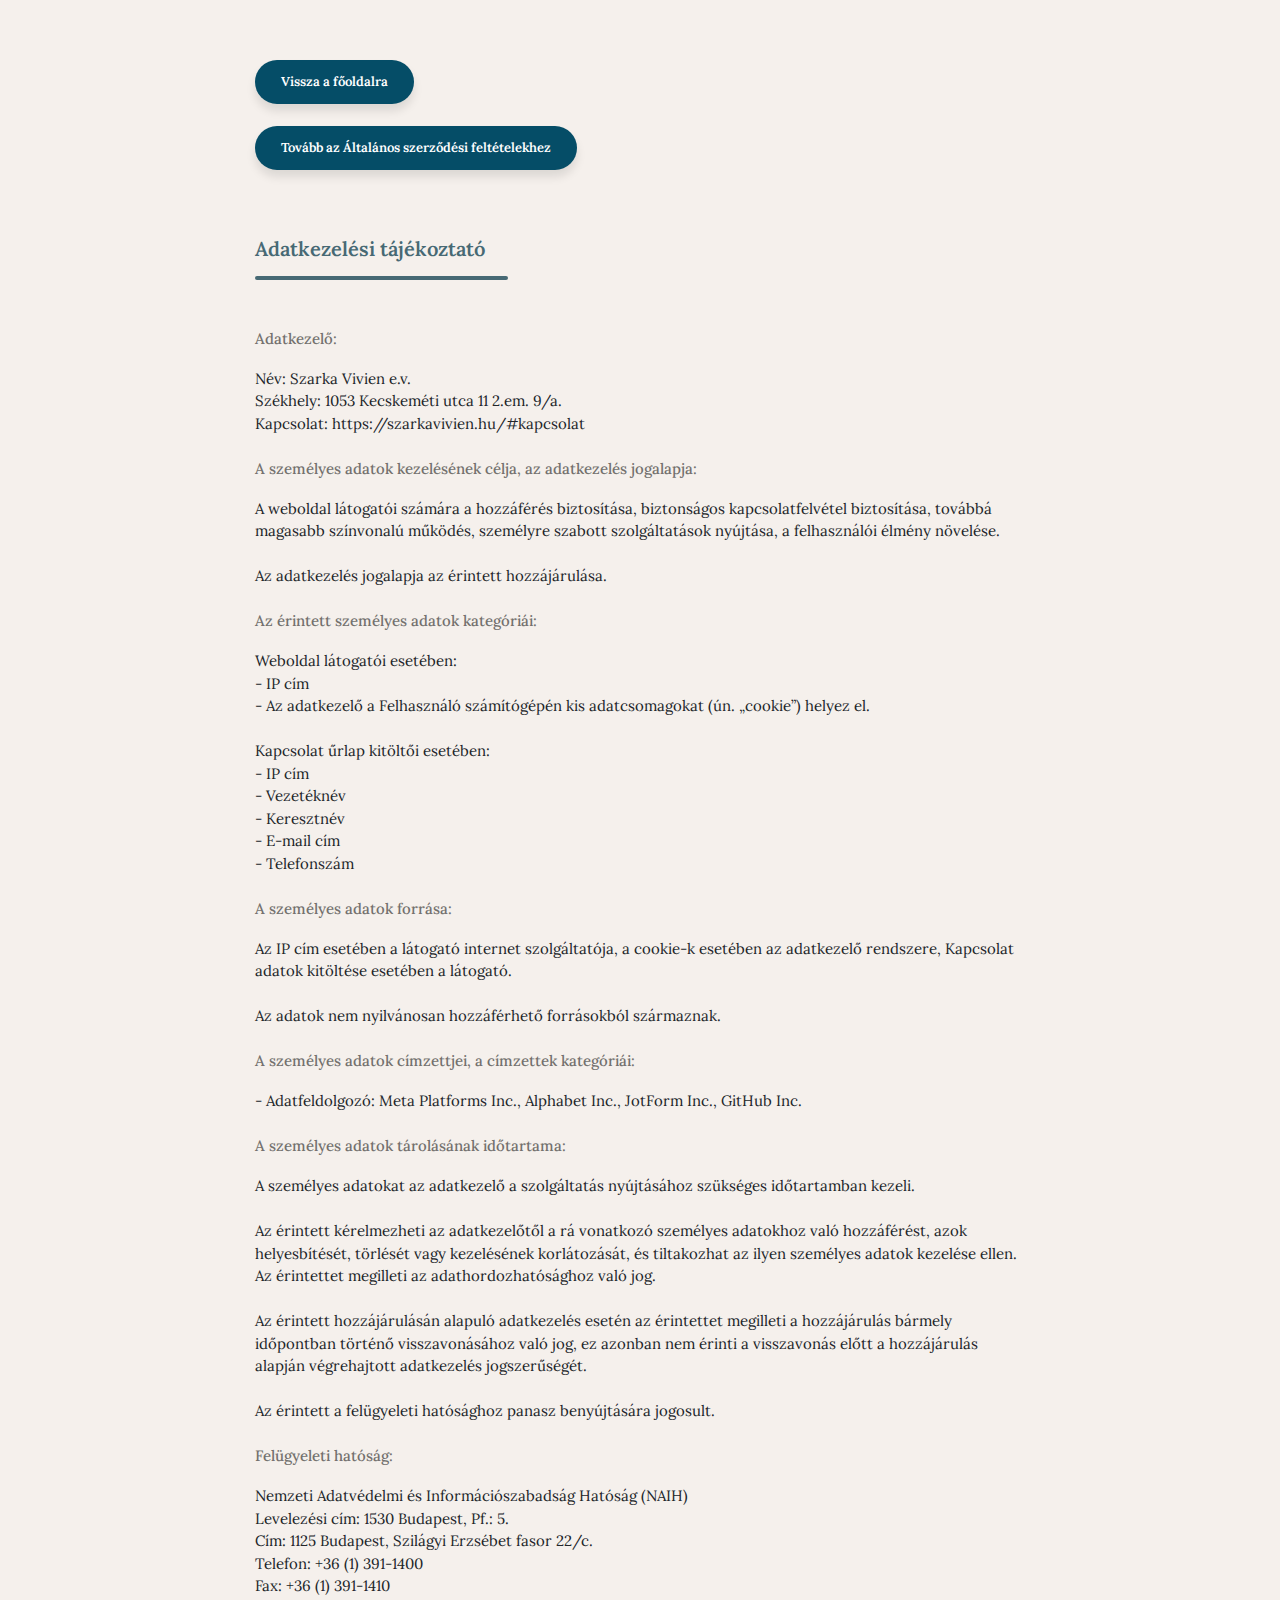
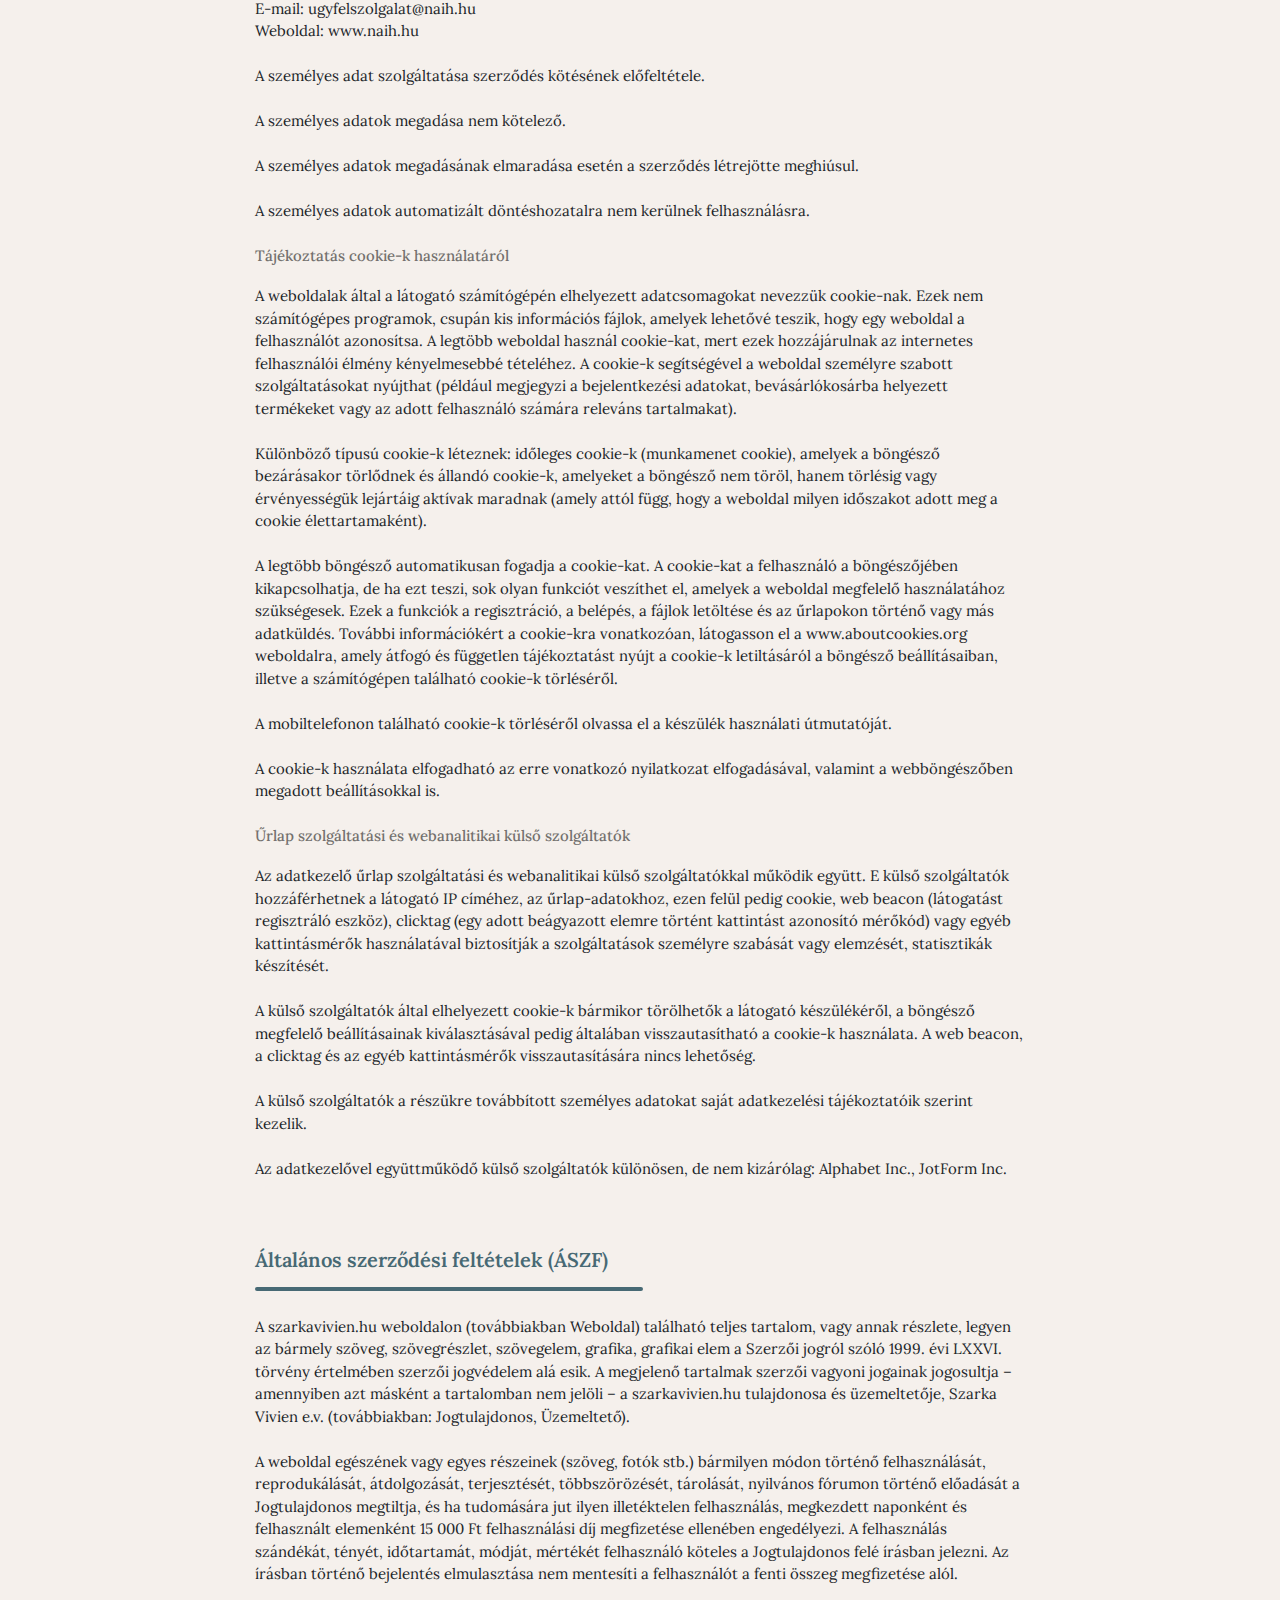
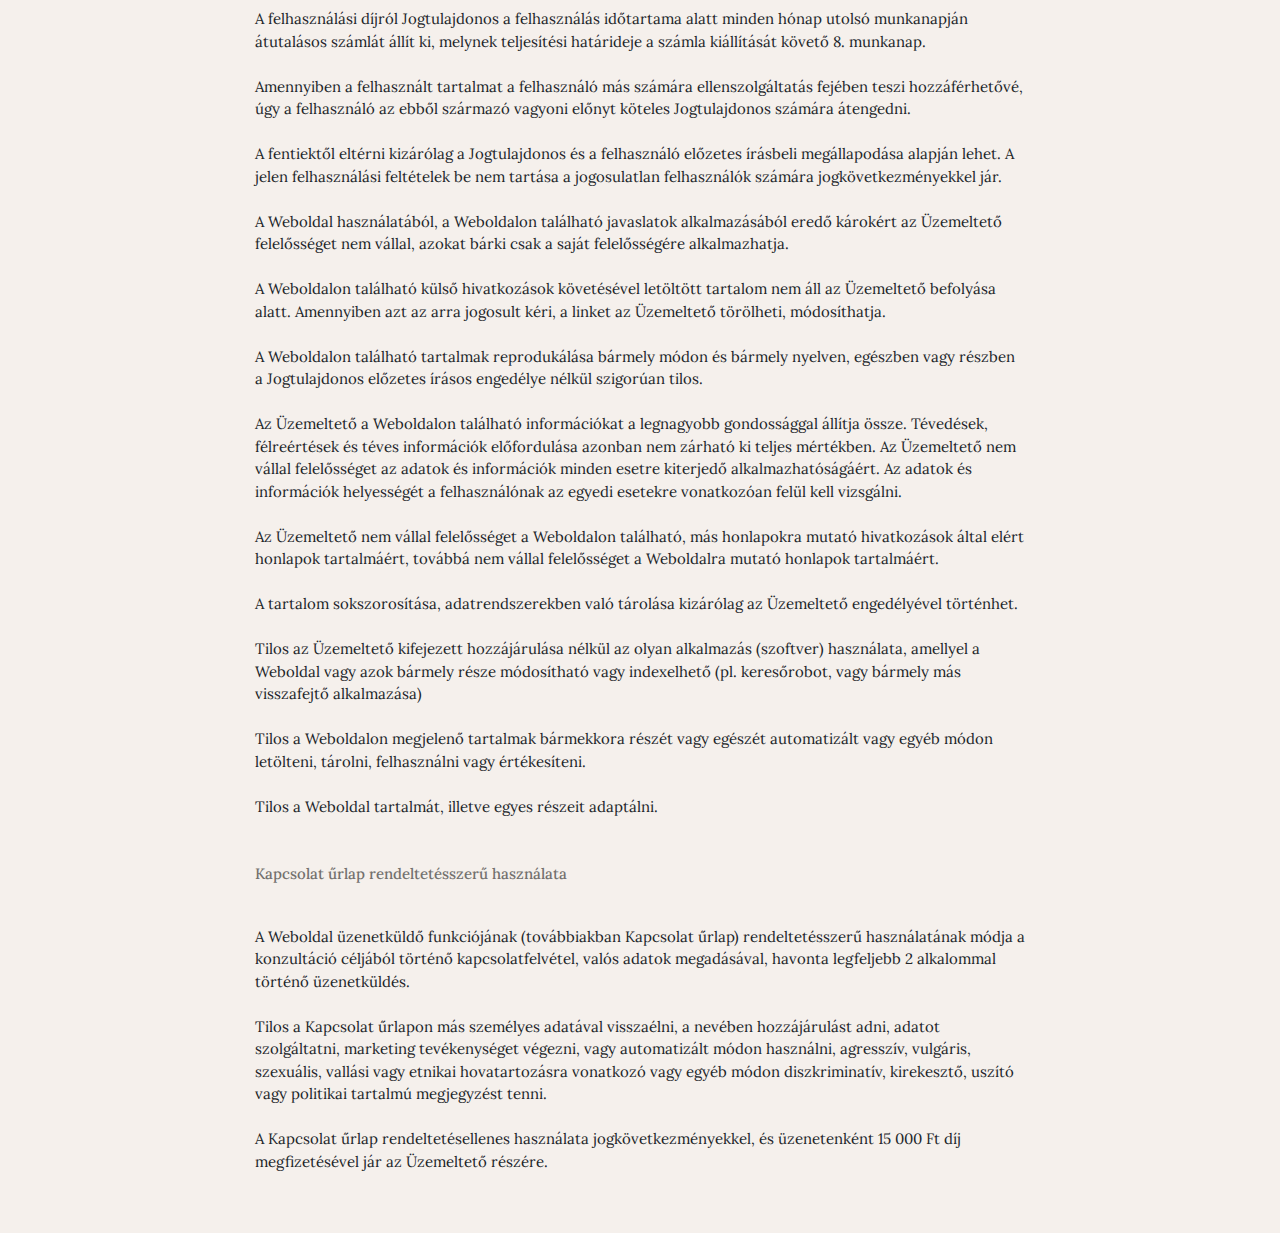
<file: feltetelek.html>
<!DOCTYPE html>
<html lang="hu">
    <head>
        <meta charset="UTF-8">
        <meta name="viewport" content="width=device-width, initial-scale=1, maximum-scale=1.0, user-scalable=no">

        <title>Szarka Vivien klinikai szakpszichológus: Budapest - Dunakeszi</title>
        <meta name="description" content="">

        <link href="/css/webpage.css?=1" rel="stylesheet">

        <!-- connect to domain of font files -->
        <link rel="preconnect" href="https://fonts.googleapis.com">
        <link rel="preconnect" href="https://fonts.gstatic.com" crossorigin>

        <link rel="stylesheet" href="/css/bootstrap.min.css">
        <!-- async CSS -->
        <link rel="stylesheet" media="print" onload="this.onload=null;this.removeAttribute('media');" href="https://fonts.googleapis.com/css2?family=Lora:ital,wght@0,400;0,500;0,600;1,400&display=swap">

        <!-- no-JS fallback -->
        <noscript>
            <link rel="stylesheet" href="https://fonts.googleapis.com/css2?family=Lora:ital,wght@0,400;0,500;0,600;1,400&display=swap">
        </noscript>

        <script src="/js/jquery/jquery3.min.js?=1"></script>
        <script src="/js/bootstrap/bootstrap.bundle.min.js?=1" defer></script>
    </head>
    <body>
        <main class="container-fluid">
            <div class="container pb-5 pt-5">
                <a href="/index.html" class="btn btn-primary">Vissza a főoldalra</a>
                <br><br>
                <a href="#aszf" class="btn btn-primary">Tovább az Általános szerződési feltételekhez</a>
                <br><br><br><br>
                <h2 id="adatkezeles">Adatkezelési tájékoztató</h2><br>
                <br><h3>Adatkezelő:</h3><br>
                Név: Szarka Vivien e.v.<br>
                Székhely: 1053 Kecskeméti utca 11 2.em. 9/a.<br>
                Kapcsolat: https://szarkavivien.hu/#kapcsolat<br>
                
                <br><h3>A személyes adatok kezelésének célja, az adatkezelés jogalapja:</h3><br>
                A weboldal látogatói számára a hozzáférés biztosítása, biztonságos kapcsolatfelvétel biztosítása, továbbá magasabb színvonalú működés, személyre szabott szolgáltatások nyújtása, a felhasználói élmény növelése.
                <br><br>
                Az adatkezelés jogalapja az érintett hozzájárulása.
                <br>
                <br><h3>Az érintett személyes adatok kategóriái:</h3><br>
                Weboldal látogatói esetében:<br>
                - IP cím<br>
                - Az adatkezelő a Felhasználó számítógépén kis adatcsomagokat (ún. „cookie”) helyez el.
                <br><br>
                Kapcsolat űrlap kitöltői esetében:<br>
                - IP cím<br>
                - Vezetéknév<br>
                - Keresztnév<br>
                - E-mail cím<br>
                - Telefonszám<br>
                
                <br><h3>A személyes adatok forrása:</h3><br>
                Az IP cím esetében a látogató internet szolgáltatója, a cookie-k esetében az adatkezelő rendszere, Kapcsolat adatok kitöltése esetében a látogató.
                <br><br>
                Az adatok nem nyilvánosan hozzáférhető forrásokból származnak.
                <br>
                <br><h3>A személyes adatok címzettjei, a címzettek kategóriái:</h3><br>
                - Adatfeldolgozó: Meta Platforms Inc., Alphabet Inc., JotForm Inc., GitHub Inc.
                <br>
                <br><h3>A személyes adatok tárolásának időtartama:</h3><br>
                A személyes adatokat az adatkezelő a szolgáltatás nyújtásához szükséges időtartamban kezeli.
                <br><br>
                Az érintett kérelmezheti az adatkezelőtől a rá vonatkozó személyes adatokhoz való hozzáférést, azok helyesbítését, törlését vagy kezelésének korlátozását, és tiltakozhat az ilyen személyes adatok kezelése ellen. Az érintettet megilleti az adathordozhatósághoz való jog.
                <br><br>
                Az érintett hozzájárulásán alapuló adatkezelés esetén az érintettet megilleti a hozzájárulás bármely időpontban történő visszavonásához való jog, ez azonban nem érinti a visszavonás előtt a hozzájárulás alapján végrehajtott adatkezelés jogszerűségét.
                <br><br>
                Az érintett a felügyeleti hatósághoz panasz benyújtására jogosult.
                <br>
                <br><h3>Felügyeleti hatóság:</h3><br>
                Nemzeti Adatvédelmi és Információszabadság Hatóság (NAIH)<br>
                Levelezési cím: 1530 Budapest, Pf.: 5.<br>
                Cím: 1125 Budapest, Szilágyi Erzsébet fasor 22/c.<br>
                Telefon: +36 (1) 391-1400<br>
                Fax: +36 (1) 391-1410<br>
                E-mail: ugyfelszolgalat@naih.hu<br>
                Weboldal: www.naih.hu
                <br><br>
                A személyes adat szolgáltatása szerződés kötésének előfeltétele.
                <br><br>
                A személyes adatok megadása nem kötelező.
                <br><br>
                A személyes adatok megadásának elmaradása esetén a szerződés létrejötte meghiúsul.
                <br><br>
                A személyes adatok automatizált döntéshozatalra nem kerülnek felhasználásra.
                <br>
                <br><h3>Tájékoztatás cookie-k használatáról</h3><br>
                A weboldalak által a látogató számítógépén elhelyezett adatcsomagokat nevezzük cookie-nak. Ezek nem számítógépes programok, csupán kis információs fájlok, amelyek lehetővé teszik, hogy egy weboldal a felhasználót azonosítsa. A legtöbb weboldal használ cookie-kat, mert ezek hozzájárulnak az internetes felhasználói élmény kényelmesebbé tételéhez. A cookie-k segítségével a weboldal személyre szabott szolgáltatásokat nyújthat (például megjegyzi a bejelentkezési adatokat, bevásárlókosárba helyezett termékeket vagy az adott felhasználó számára releváns tartalmakat).
                <br><br>
                Különböző típusú cookie-k léteznek: időleges cookie-k (munkamenet cookie), amelyek a böngésző bezárásakor törlődnek és állandó cookie-k, amelyeket a böngésző nem töröl, hanem törlésig vagy érvényességük lejártáig aktívak maradnak (amely attól függ, hogy a weboldal milyen időszakot adott meg a cookie élettartamaként).
                <br><br>
                A legtöbb böngésző automatikusan fogadja a cookie-kat. A cookie-kat a felhasználó a böngészőjében kikapcsolhatja, de ha ezt teszi, sok olyan funkciót veszíthet el, amelyek a weboldal megfelelő használatához szükségesek. Ezek a funkciók a regisztráció, a belépés, a fájlok letöltése és az űrlapokon történő vagy más adatküldés.
                További információkért a cookie-kra vonatkozóan, látogasson el a www.aboutcookies.org weboldalra, amely átfogó és független tájékoztatást nyújt a cookie-k letiltásáról a böngésző beállításaiban, illetve a számítógépen található cookie-k törléséről.
                <br><br>
                A mobiltelefonon található cookie-k törléséről olvassa el a készülék használati útmutatóját.
                <br><br>
                A cookie-k használata elfogadható az erre vonatkozó nyilatkozat elfogadásával, valamint a webböngészőben megadott beállításokkal is.
                <br>
                <br><h3>Űrlap szolgáltatási és webanalitikai külső szolgáltatók</h3><br>
                Az adatkezelő űrlap szolgáltatási és webanalitikai külső szolgáltatókkal működik együtt. E külső szolgáltatók hozzáférhetnek a látogató IP címéhez, az űrlap-adatokhoz, ezen felül pedig cookie, web beacon (látogatást regisztráló eszköz), clicktag (egy adott beágyazott elemre történt kattintást azonosító mérőkód) vagy egyéb kattintásmérők használatával biztosítják a szolgáltatások személyre szabását vagy elemzését, statisztikák készítését.
                <br><br>
                A külső szolgáltatók által elhelyezett cookie-k bármikor törölhetők a látogató készülékéről, a böngésző megfelelő beállításainak kiválasztásával pedig általában visszautasítható a cookie-k használata. A web beacon, a clicktag és az egyéb kattintásmérők visszautasítására nincs lehetőség.
                <br><br>
                A külső szolgáltatók a részükre továbbított személyes adatokat saját adatkezelési tájékoztatóik szerint kezelik.
                <br><br>
                Az adatkezelővel együttműködő külső szolgáltatók különösen, de nem kizárólag: Alphabet Inc., JotForm Inc.

                <br><br>
                <br><br>
                <h2 id="aszf">Általános szerződési feltételek (ÁSZF)</h2><br>
                A szarkavivien.hu weboldalon (továbbiakban Weboldal) található teljes tartalom, vagy annak részlete, legyen az bármely szöveg, szövegrészlet, szövegelem, grafika, grafikai elem a Szerzői jogról szóló 1999. évi LXXVI. törvény értelmében szerzői jogvédelem alá esik. A megjelenő tartalmak szerzői vagyoni jogainak jogosultja – amennyiben azt másként a tartalomban nem jelöli – a szarkavivien.hu tulajdonosa és üzemeltetője, Szarka Vivien e.v. (továbbiakban: Jogtulajdonos, Üzemeltető).
                <br><br>
                A weboldal egészének vagy egyes részeinek (szöveg, fotók stb.) bármilyen módon történő felhasználását, reprodukálását, átdolgozását, terjesztését, többszörözését, tárolását, nyilvános fórumon történő előadását a Jogtulajdonos megtiltja, és ha tudomására jut ilyen illetéktelen felhasználás, megkezdett naponként és felhasznált elemenként 15 000 Ft felhasználási díj megfizetése ellenében engedélyezi. A felhasználás szándékát, tényét, időtartamát, módját, mértékét felhasználó köteles a Jogtulajdonos felé írásban jelezni. Az írásban történő bejelentés elmulasztása nem mentesíti a felhasználót a fenti összeg megfizetése alól.
                <br><br>
                A felhasználási díjról Jogtulajdonos a felhasználás időtartama alatt minden hónap utolsó munkanapján átutalásos számlát állít ki, melynek teljesítési határideje a számla kiállítását követő 8. munkanap.
                <br><br>
                Amennyiben a felhasznált tartalmat a felhasználó más számára ellenszolgáltatás fejében teszi hozzáférhetővé, úgy a felhasználó az ebből származó vagyoni előnyt köteles Jogtulajdonos számára átengedni.
                <br><br>
                A fentiektől eltérni kizárólag a Jogtulajdonos és a felhasználó előzetes írásbeli megállapodása alapján lehet. A jelen felhasználási feltételek be nem tartása a jogosulatlan felhasználók számára jogkövetkezményekkel jár.
                <br><br>
                A Weboldal használatából, a Weboldalon található javaslatok alkalmazásából eredő károkért az Üzemeltető felelősséget nem vállal, azokat bárki csak a saját felelősségére alkalmazhatja.
                <br><br>
                A Weboldalon található külső hivatkozások követésével letöltött tartalom nem áll az Üzemeltető befolyása alatt. Amennyiben azt az arra jogosult kéri, a linket az Üzemeltető törölheti, módosíthatja.
                <br><br>
                A Weboldalon található tartalmak reprodukálása bármely módon és bármely nyelven, egészben vagy részben a Jogtulajdonos előzetes írásos engedélye nélkül szigorúan tilos.
                <br><br>
                Az Üzemeltető a Weboldalon található információkat a legnagyobb gondossággal állítja össze. Tévedések, félreértések és téves információk előfordulása azonban nem zárható ki teljes mértékben. Az Üzemeltető nem vállal felelősséget az adatok és információk minden esetre kiterjedő alkalmazhatóságáért. Az adatok és információk helyességét a felhasználónak az egyedi esetekre vonatkozóan felül kell vizsgálni.
                <br><br>
                Az Üzemeltető nem vállal felelősséget a Weboldalon található, más honlapokra mutató hivatkozások által elért honlapok tartalmáért, továbbá nem vállal felelősséget a Weboldalra mutató honlapok tartalmáért.
                <br><br>
                A tartalom sokszorosítása, adatrendszerekben való tárolása kizárólag az Üzemeltető engedélyével történhet.
                <br><br>
                Tilos az Üzemeltető kifejezett hozzájárulása nélkül az olyan alkalmazás (szoftver) használata, amellyel a Weboldal vagy azok bármely része módosítható vagy indexelhető (pl. keresőrobot, vagy bármely más visszafejtő alkalmazása)
                <br><br>
                Tilos a Weboldalon megjelenő tartalmak bármekkora részét vagy egészét automatizált vagy egyéb módon letölteni, tárolni, felhasználni vagy értékesíteni.
                <br><br>
                Tilos a Weboldal tartalmát, illetve egyes részeit adaptálni.
                <br><br>
                <br>
                <h3>Kapcsolat űrlap rendeltetésszerű használata</h3>
                <br><br>
                A Weboldal üzenetküldő funkciójának (továbbiakban Kapcsolat űrlap) rendeltetésszerű használatának módja a konzultáció céljából történő kapcsolatfelvétel, valós adatok megadásával, havonta legfeljebb 2 alkalommal történő üzenetküldés.
                <br><br>
                Tilos a Kapcsolat űrlapon más személyes adatával visszaélni, a nevében hozzájárulást adni, adatot szolgáltatni, marketing tevékenységet végezni, vagy automatizált módon használni, agresszív, vulgáris, szexuális, vallási vagy etnikai hovatartozásra vonatkozó vagy egyéb módon diszkriminatív, kirekesztő, uszító vagy politikai tartalmú megjegyzést tenni.
                <br><br>
                A Kapcsolat űrlap rendeltetésellenes használata jogkövetkezményekkel, és üzenetenként 15 000 Ft díj megfizetésével jár az Üzemeltető részére.
                
            </div>
        </div>
    </body>
</html>
</file>
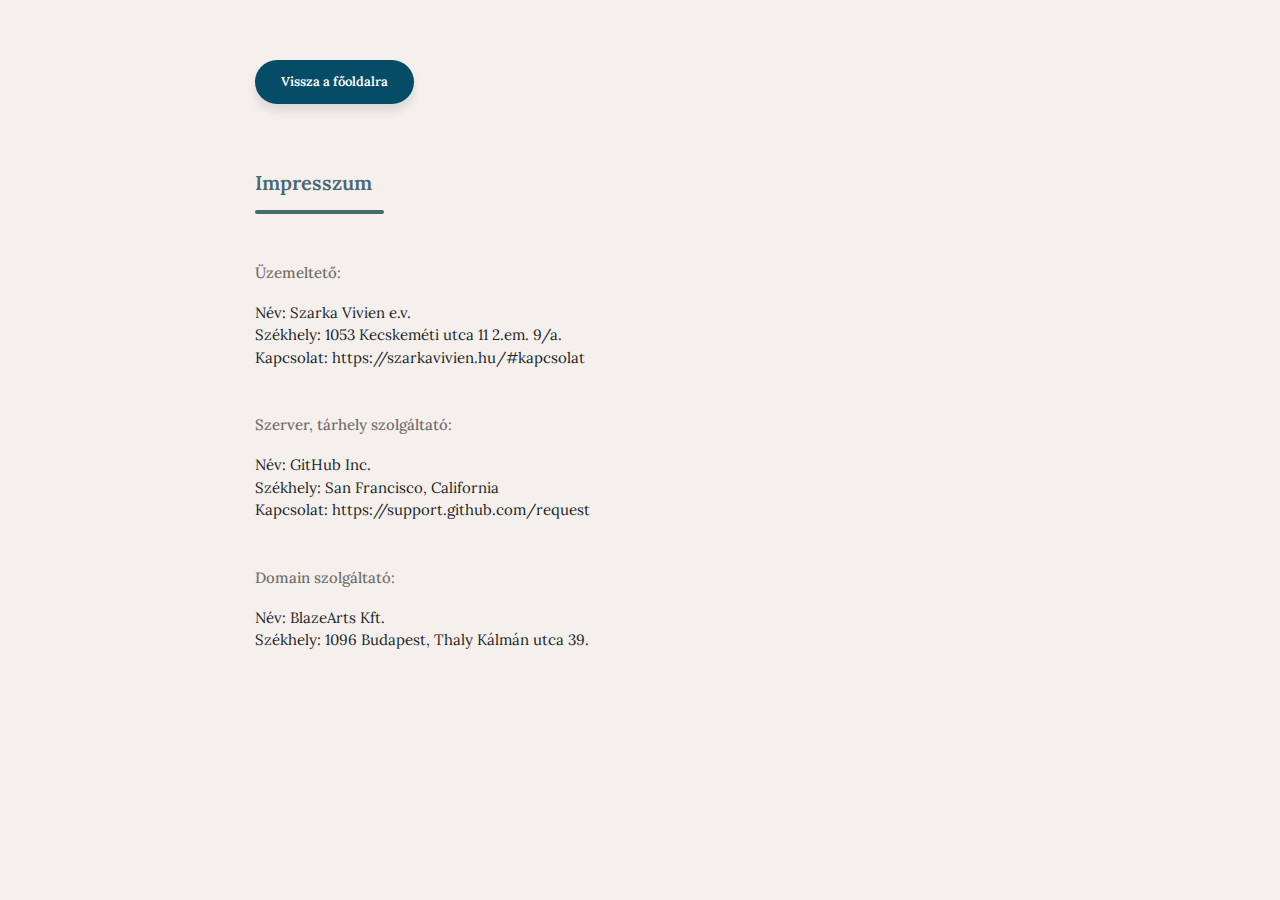
<file: impresszum.html>
<!DOCTYPE html>
<html lang="hu">
    <head>
        <meta charset="UTF-8">
        <meta name="viewport" content="width=device-width, initial-scale=1, maximum-scale=1.0, user-scalable=no">

        <title>Szarka Vivien klinikai szakpszichológus: Budapest - Dunakeszi</title>
        <meta name="description" content="">

        <link href="/css/webpage.css?=1" rel="stylesheet">

        <!-- connect to domain of font files -->
        <link rel="preconnect" href="https://fonts.googleapis.com">
        <link rel="preconnect" href="https://fonts.gstatic.com" crossorigin>

        <link rel="stylesheet" href="/css/bootstrap.min.css">
        <!-- async CSS -->
        <link rel="stylesheet" media="print" onload="this.onload=null;this.removeAttribute('media');" href="https://fonts.googleapis.com/css2?family=Lora:ital,wght@0,400;0,500;0,600;1,400&display=swap">

        <!-- no-JS fallback -->
        <noscript>
            <link rel="stylesheet" href="https://fonts.googleapis.com/css2?family=Lora:ital,wght@0,400;0,500;0,600;1,400&display=swap">
        </noscript>

        <script src="/js/jquery/jquery3.min.js?=1"></script>
        <script src="/js/bootstrap/bootstrap.bundle.min.js?=1" defer></script>
    </head>
    <body>
        <main class="container-fluid">
            <div class="container pb-5 pt-5">
                <a href="/index.html" class="btn btn-primary">Vissza a főoldalra</a>
                <br><br><br><br>
                <h2>Impresszum</h2><br><br>
                <h3>Üzemeltető:</h3><br>
Név: Szarka Vivien e.v.<br>
Székhely: 1053 Kecskeméti utca 11 2.em. 9/a.<br>
Kapcsolat: https://szarkavivien.hu/#kapcsolat<br>
<br><br>
<h3>Szerver, tárhely szolgáltató:</h3><br>
Név: GitHub Inc.<br>
Székhely: San Francisco, California<br>
Kapcsolat: https://support.github.com/request<br>
<br><br>
<h3>Domain szolgáltató:</h3><br>
Név: BlazeArts Kft.<br>
Székhely: 1096 Budapest, Thaly Kálmán utca 39.<br>
            </div>
        </div>
    </body>
</html>
</file>
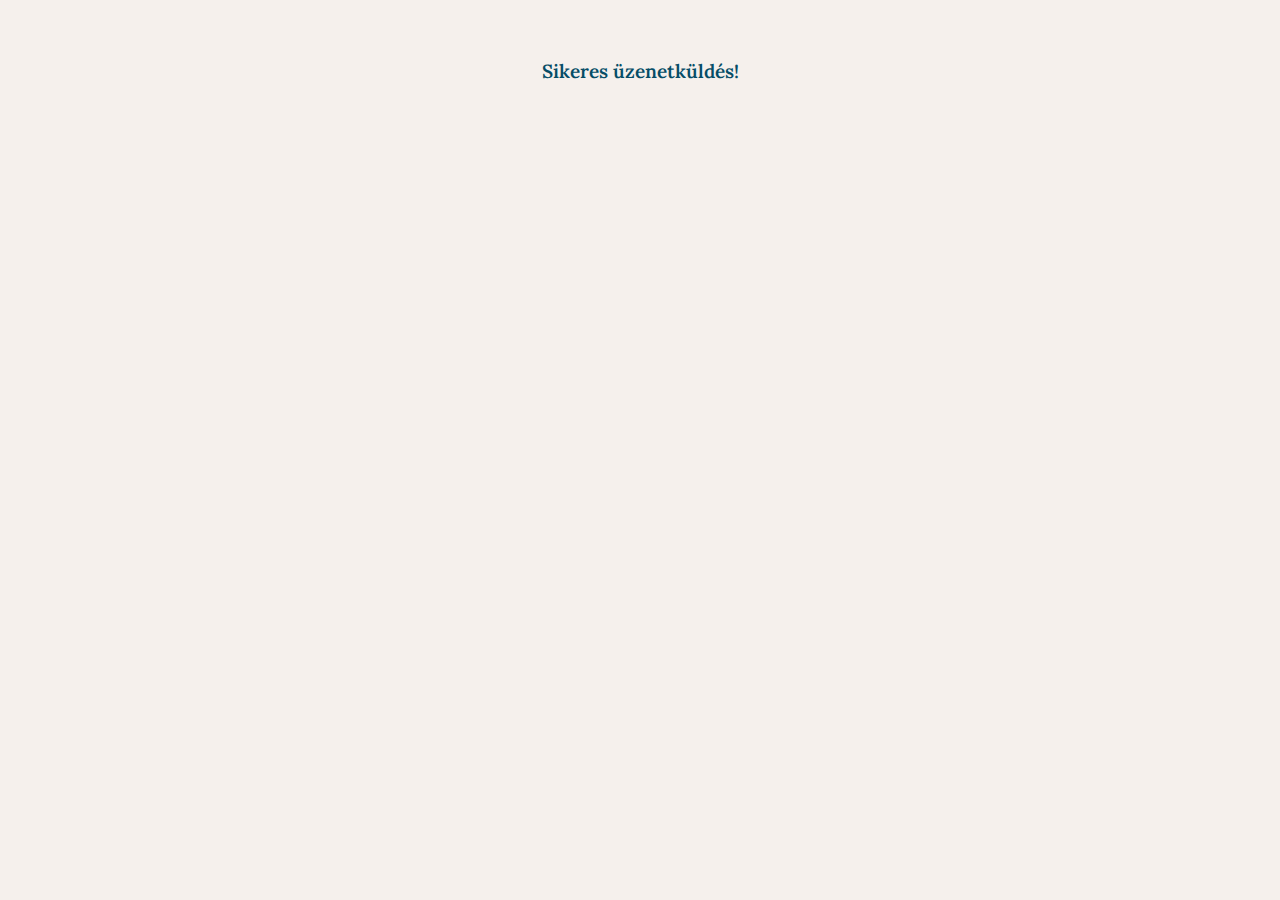
<file: sikereskitoltes.html>
<!DOCTYPE html>
<html lang="hu">
    <head>
        <meta charset="UTF-8">
        <meta name="viewport" content="width=device-width, initial-scale=1, maximum-scale=1.0, user-scalable=no">

        <title>Szarka Vivien klinikai szakpszichológus: Budapest - Dunakeszi</title>
        <meta name="description" content="">

        <link href="/css/webpage.css?=1" rel="stylesheet">

        <!-- connect to domain of font files -->
        <link rel="preconnect" href="https://fonts.googleapis.com">
        <link rel="preconnect" href="https://fonts.gstatic.com" crossorigin>

        <link rel="stylesheet" href="/css/bootstrap.min.css">
        <!-- async CSS -->
        <link rel="stylesheet" media="print" onload="this.onload=null;this.removeAttribute('media');" href="https://fonts.googleapis.com/css2?family=Lora:ital,wght@0,400;0,500;0,600;1,400&display=swap">

        <!-- no-JS fallback -->
        <noscript>
            <link rel="stylesheet" href="https://fonts.googleapis.com/css2?family=Lora:ital,wght@0,400;0,500;0,600;1,400&display=swap">
        </noscript>

        <script src="/js/jquery/jquery3.min.js?=1"></script>
        <script src="/js/bootstrap/bootstrap.bundle.min.js?=1" defer></script>
        
        <!-- Google tag (gtag.js) -->
        <script async src="https://www.googletagmanager.com/gtag/js?id=G-KRDN943VBV"></script>
        <script data-cookiecategory="analytics">
            window.dataLayer = window.dataLayer || [];
            function gtag(){dataLayer.push(arguments);}
            gtag('js', new Date());

            gtag('config', 'G-KRDN943VBV');
            gtag('config', 'AW-356945404');
        </script>
        <!-- Event snippet for kapcsolat conversion page -->
        <script>
          gtag('event', 'conversion', {'send_to': 'AW-356945404/D9CgCI_exI0YEPybmqoB'});
        </script>
    </head>
    <body>
        <main class="container-fluid">
            <div class="container pb-5 pt-5 text-center">
                <h1 style="color: #054D67!important;">Sikeres üzenetküldés!</h1>
            </div>
        </div>
    </body>
</html>
</file>
<file: css/webpage.css>
html {
    font-size: 20px;
    background-color: #F5F0EC;
}

body {
    background-color: #F5F0EC!important;
    font-size: 0.75rem!important;
    font-family: 'Lora', serif!important;
}

.container {
    max-width: 800px!important;
}

.btn {
    font-size: 0.75rem!important;
}

.btn-warning {
    color: #ffffff!important;
    background-color: #B98B75!important;
    border: 0!important;
    padding: .6rem 1.3rem!important;
    border-radius: 50px!important;
    font-weight: 600!important;
    position: relative!important;
    z-index: 100;
}

.btn-warning:focus {
    box-shadow: 0 0 0 0.2rem rgb(159 131 118 / 50%)!important;
}


.btn-primary {
    color: #ffffff!important;
    background-color: #054D67!important;
    border: 0!important;
    padding: .6rem 1.3rem!important;
    border-radius: 50px!important;
    font-weight: 600!important;
    font-size: .65rem!important;
    -webkit-box-shadow: 0px 7px 10px 0px rgba(0,0,0,0.1); 
    box-shadow: 0px 7px 10px 0px rgba(0,0,0,0.1);
    position: relative!important;
    z-index: 100;
}

.btn-primary:focus {
    box-shadow: 0 0 0 0.2rem rgb(12 73 96 / 50%)!important;
}

.btn-primary object {
    position: relative;
    top: 3px;
    filter: invert(100%) sepia(0%) saturate(7500%) hue-rotate(272deg) brightness(101%) contrast(102%);
}

*:focus {
    outline: none!important;
}

a object {
    pointer-events: none;
}

.btn-secondary {
    color: #ffffff!important;
    background-color: #CCAB9D!important;
    border: 0!important;
    padding: .6rem 1.3rem!important;
    border-radius: 50px!important;
    font-weight: 600!important;
    font-size: .65rem!important;
    -webkit-box-shadow: 0px 7px 10px 0px rgba(0,0,0,0.1); 
    box-shadow: 0px 7px 10px 0px rgba(0,0,0,0.1);
    position: relative!important;
    z-index: 100;
}

.btn-secondary:focus {
    box-shadow: 0 0 0 0.2rem rgb(192 156 141 / 50%)!important;
}

.btn-secondary object {
    position: relative;
    top: 3px;
    filter: invert(100%) sepia(0%) saturate(7500%) hue-rotate(272deg) brightness(101%) contrast(102%);
}


.available-appointment.alert {
    margin: 0;
    border: 0;
    background-color: #054D67;
    color: #ffffff;
    border-radius: 0;
}

.available-appointment.alert a {
    font-size: .65rem!important;
}

.available-appointment.alert a object {
    position: relative;
    top: 2px;
    filter: invert(100%) sepia(0%) saturate(7500%) hue-rotate(272deg) brightness(101%) contrast(102%);
}

.available-appointment.alert .center-wrapper {
    width: 100%;
}

.available-appointment.alert .close,
.available-appointment.alert .close:hover {
    color: #ffffff;
    padding: 0px;
    position: relative;
}

header {
    background-color: #EBE1D9;
}

.navbar-light .navbar-toggler {
    color: #054D67!important;
    border: 0!important;
}

.navbar-toggler span {
    background-image: url('https://szarkavivien.hu/img/menu.svg')!important;
    width: 26px;
    height: 20px;
    display: block!important;
}

.navbar-toggler:focus span,
.navbar-toggler:focus-visible span {
    opacity: .75;
}

.nav-item {
    padding-left: .5rem!important;
    padding-right: .5rem!important;
}

.nav-link {
    color: #054D67!important;
    font-weight: 600!important;
    text-transform: uppercase;
    position: relative;
    display: inline-block!important;
}

.nav-link.disabled {
    color: #B4B3B2!important;
}

.nav-link:focus-visible::before {
    position: absolute;
    bottom: 0;
    left: 0;
    right: 0;
    content: '';
    height: 0.2rem;
    background-color: rgb(12 73 96 / 50%);
    border-radius: 0.1rem;
}

.dropdown-menu {
    background-color: #044d67!important;
    border: none!important;
    border-radius: 10px!important;
    -webkit-box-shadow: 0px 7px 10px 0px rgb(0 0 0 / 10%);
    box-shadow: 0px 7px 10px 0px rgb(0 0 0 / 10%);
}

.dropdown-menu.show {
    margin-top: 0.5rem;
    margin-bottom: 1rem;
}

.dropdown-menu .dropdown-item {
    color: #F5F0EC!important;
    font-weight: 600!important;
    text-transform: uppercase;
    font-size: 0.65rem;
    padding-bottom: .5rem;
    padding-top: .5rem;
}

.dropdown-menu .dropdown-item:active,
.dropdown-menu .dropdown-item:hover,
.dropdown-menu .dropdown-item:focus {
    color: #044d67!important;
    background-color: #F5F0EC!important;
}

h2 {
    font-size: 1rem!important;
    color: #476974;
    font-weight: 600!important;
    display: inline-block;
    margin-bottom: 1rem!important;
}

h2::after {
    content: ' ';
    background-color: #476974;
    height: 4px;
    width: 110%;
    border-radius: 2px;
    display: inline-block;
}

h2::after {
    content: ' ';
    background-color: #476974;
    height: 4px;
    width: 110%;
    border-radius: 2px;
    display: inline-block;
}

h1 {
    font-size: 0.95rem!important;
    color: #787573;
    font-weight: 600!important;
    display: inline-block;
    margin-bottom: .5rem!important;
}

h3 {
    font-size: 0.75rem!important;
    color: #73706E;
    font-weight: 500!important;
    display: inline-block;
    margin-bottom: 1rem!important;
}

.intro p {
    white-space: break-spaces;
    color: #63605E!important;
    font-size: 0.8rem!important;
}

.intro .profile {
    text-align: center;
}

.intro img {
    border-radius: 200px;
    border: 10px solid #FAF5F1;
    margin-bottom: 1rem;
}

.infos p {
    white-space: break-spaces;
    color: #63605E!important;
    font-size: 0.8rem!important;
}

.available-appointment-info {
    color: #5BA65E!important;
    font-size: 0.6rem;
    font-weight: 600;
    padding: .6rem 1.3rem!important;
    display: inline-block;
    overflow: hidden;
}

.available-appointment-info object {
    position: relative;
    top: 2px;
    filter: invert(58%) sepia(68%) saturate(304%) hue-rotate(73deg) brightness(86%) contrast(89%);
}

.infos .navbar-nav {
    text-align: center;
    font-size: 0.7rem;
}

.infos .nav-link {
    padding-top: 1rem;
    padding-bottom: 1rem;
}

.btn-offices {
    margin-bottom: 60px;
}

@media (min-width: 768px) {
    .offices-row {
        display: block!important;
    }

    .offices-row .col-12 {
        display: inline!important;
    }
}

@media (max-width: 767px) {

    .infos {
        margin-left: -30px!important;
        margin-right: -30px!important;
        padding-left: 0px;
        padding-right: 0px;
    }

    .info-nav-container {
        z-index: 20;
        width: auto!important;
        max-width: unset!important;
        overflow-y: hidden;
        overflow-x: auto;
        white-space: nowrap;
        padding-left: 15px!important;
        padding-right: 15px!important;
    }

    .infos .navbar-nav {
        display: block;
        width: auto!important;
        max-width: unset!important;
    }

    .infos .nav-item {
        display: inline-block!important;
        padding-left: 15px!important;
        padding-right: 15px!important;
    }

    .infos .nav-item:last-child {
        padding-right: 30px!important;
    }

    .info-container {
        padding-left: 30px!important;
        padding-right: 30px!important;
        z-index: 10;
    }


    .btn-offices {
        margin-bottom: 20px!important;
    }

    .available-appointment-info {
        padding-left: 0!important;
    }

    .info-content {
        margin-top: -200px;
        padding-top: 200px!important;
    }

    .office > div:first-child {
        min-height: 200px;
    }

    .office {
        margin-left: 0!important;
        margin-right: 0!important;
    }

    #cookieConsentChangeForContact {
        margin-left: -30px;
        margin-right: -30px;
    }

    #profile-picture {
        width: 80%!important;
        height: auto!important;
        max-width: 260px!important;
    }
}

.info-content {
    margin-top: -60px;
    padding-top: 60px!important;
}

.map {
    background-size: cover;
    text-align: center;
}

.map-v {
    background-image: url(https://szarkavivien.hu/img/pszichologus-rendelo-budapest-v-ker-szarka-vivien.webp);
}

.map-ix {
    background-image: url(https://szarkavivien.hu/img/pszichologus-rendelo-budapest-ix-ker-szarka-vivien.webp);
}

.map-dunakeszi {
    background-image: url(https://szarkavivien.hu/img/pszichologus-rendelo-dunakeszi-szarka-vivien.webp);
}

.map > div {
    background-color: rgba(212,159,134,0.5);
}

.office {
    -webkit-box-shadow: 0px 7px 10px 0px rgba(0,0,0,0.1); 
    box-shadow: 0px 7px 10px 0px rgba(0,0,0,0.1);
    border-radius: 5px;
    overflow: hidden;
}

.office-details {
    background-color: #ffffff;
    padding: 30px!important;
}

.office-locality {
    color: #476974;
    font-weight: 600;
    text-align: center;
    padding-bottom: 2rem;
}

.office-address {
    color: #555555;
    font-size: .8rem;
    font-weight: 600;
    padding-bottom: .5rem;
}

.office .available {
    color: #5BA65E!important;
    font-size: 0.6rem;
    font-weight: 600;
    display: inline-block;
    overflow: hidden;
}

.office .available object {
    position: relative;
    top: 2px;
    filter: invert(58%) sepia(68%) saturate(304%) hue-rotate(73deg) brightness(86%) contrast(89%);
}

#rendelesem {
    margin-top: -60px;
    padding-top: 60px;
}

.office .btn-primary {
    -webkit-box-shadow: none;
    box-shadow: none;
}

.kapcsolat {
    position: relative;
}

#kapcsolat {
    z-index: 20;
    position: relative;
    margin-top: -60px;
    padding-top: 60px;
}

.kapcsolat::after {
    content: '';
    position: absolute;
    bottom: 0;
    left: 0;
    right: 0;
    height: 120px;
    background-color: #F5F0EC;
    z-index: 20;
}

@media (max-width: 1000px) {
    .kapcsolat::after {
        height: 0;
    }
}

footer {
    background-color: #ffffff;
}

footer a {
    color: #054D67;
}
</file>
